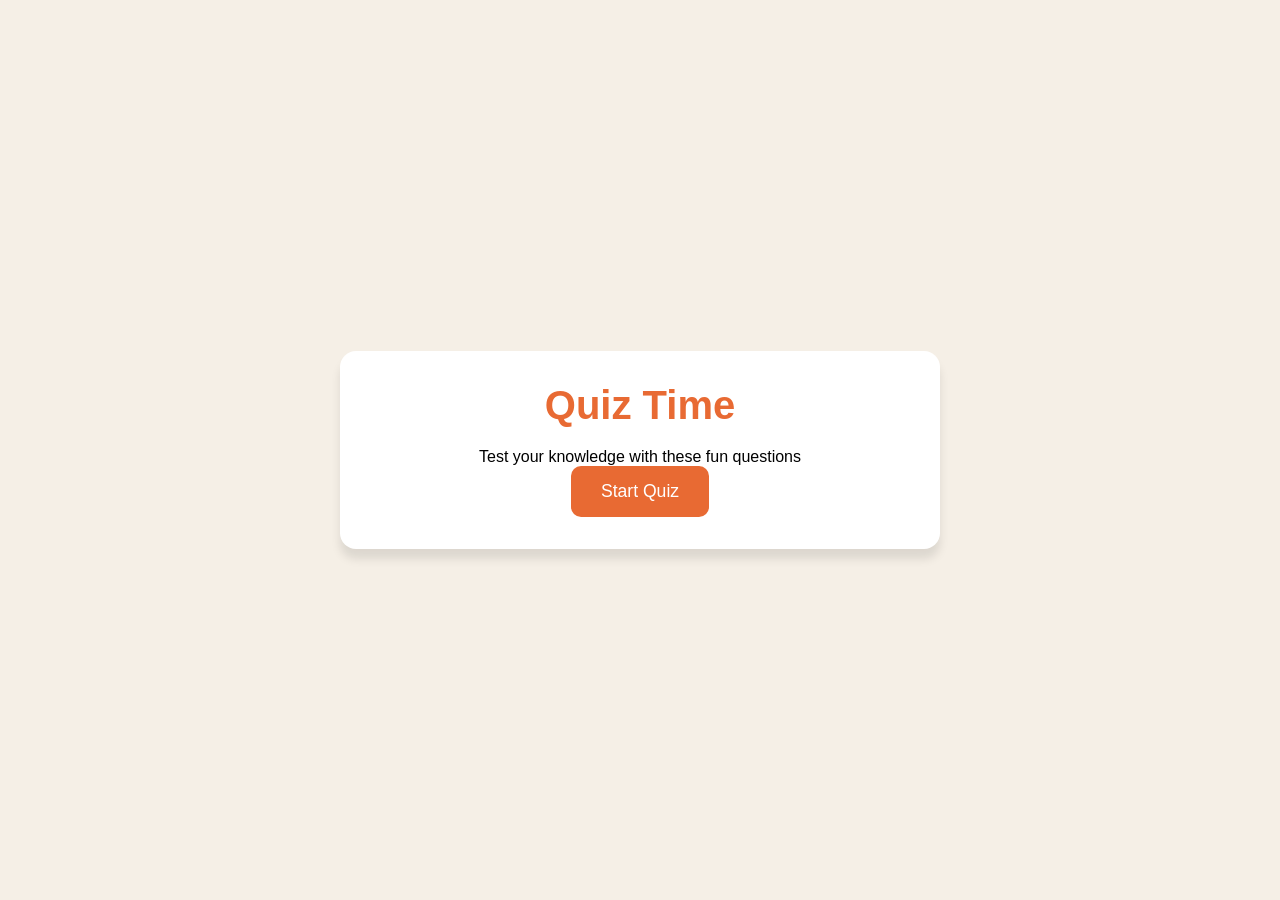
<file: index.html>
<!DOCTYPE html>
<html lang="en">
<head>
    <meta charset="UTF-8">
    <meta name="viewport" content="width=device-width, initial-scale=1.0">
    <title>Quiz Game</title>
    <link rel="stylesheet" href="style.css">
</head>
<body>
    <div class="container">
        <div class="screen active" id="start-screen">
            <h1>Quiz Time</h1>
            <p>Test your knowledge with these fun questions</p>
            <button id="start-btn">Start Quiz</button>
        </div>
    </div>
    <script src="script.js"></script>
</body>
</html>         

              
    

</body>
</html>
</file>
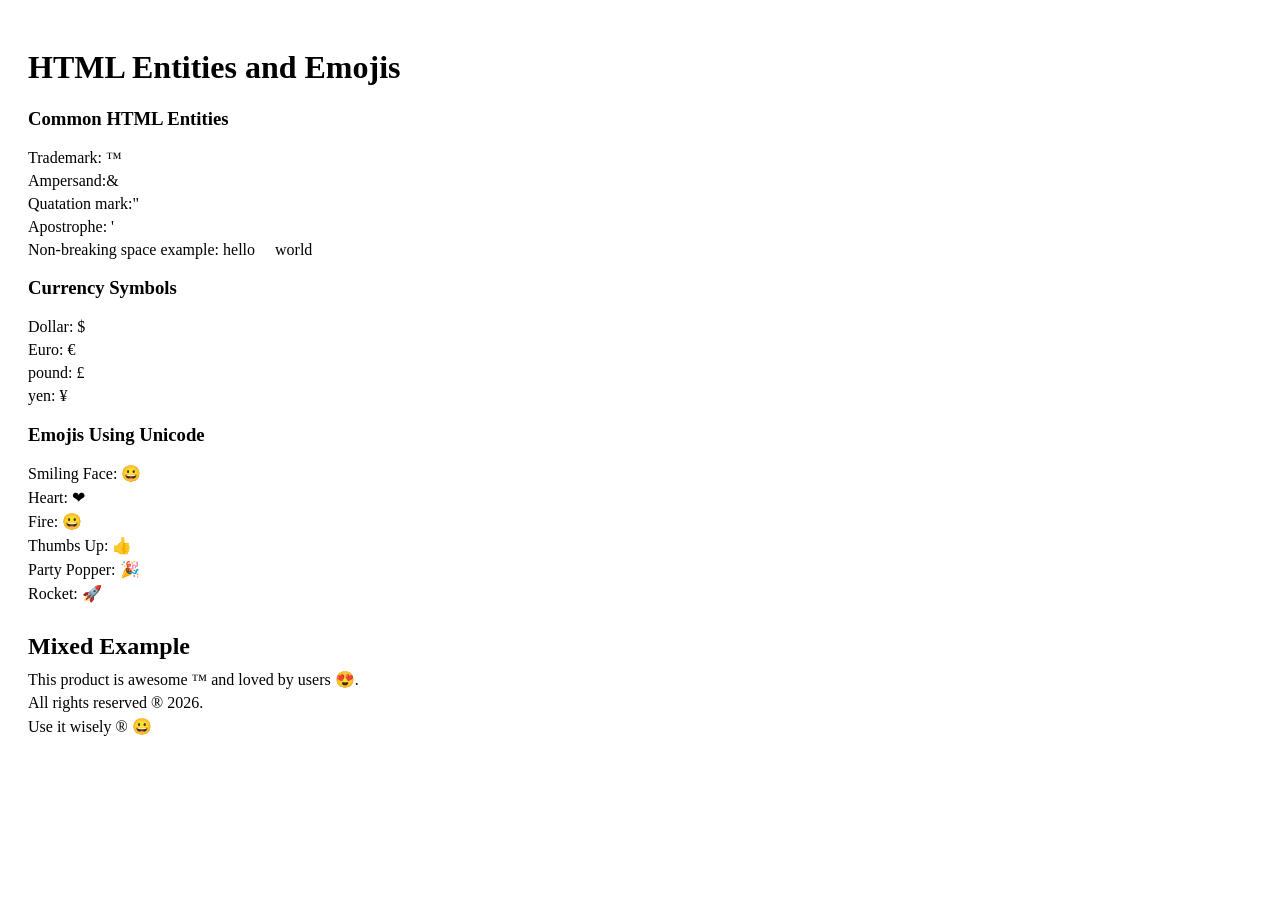
<file: emogi.html>
<!DOCTYPE html>
<html lang="en">
<head>
    <meta charset="UTF-8">
    <meta name="viewport" content="width=device-width, initial-scale=1.0">
    <title>HTML Entities and Emojis</title>
    <style>
        body {
            font-family:serif;
            line line-height: 1.6;
            padding:20px;

        }

        h2{margin-top:20px; margin-bottom: 10px;}
        p {margin: 5px 0;}
        .mixed-box {margin-top: 30px;}

    </style>
</head>

<h1>HTML Entities and Emojis</h1>
<h3>Common HTML Entities</h3>
<P>Trademark: &trade;</P>
<p>Ampersand:&amp;</p>
<p>Quatation mark:&quot;</p>
<p>Apostrophe: &apos;</p>
<p>Non-breaking space example: hello &nbsp; &nbsp; world</p>

<h3>Currency Symbols</h3>
<p>Dollar: &dollar;</p>
<p>Euro: &euro;</p>
<p>pound: &pound;</p>
<p>yen: &yen;</p>

<h3>Emojis Using Unicode</h3>
<p>Smiling Face: &#128512;</p>
<p> Heart: &#10084; </p>
<p>Fire: &#128512;</p>
<p>Thumbs Up: &#128077;</p>
<p>Party Popper: &#127881;</p>
<p>Rocket: &#128640;</p>
<div class="mixed-box">
        <h2>Mixed Example</h2>
        <p>This product is awesome &trade; and loved by users &#128525;.</p>
        <p>All rights reserved &reg; 2026.</p>
        <p>Use it wisely &reg; &#128512;</p>
    </div>

<body>
    
</body>
</html>
</file>
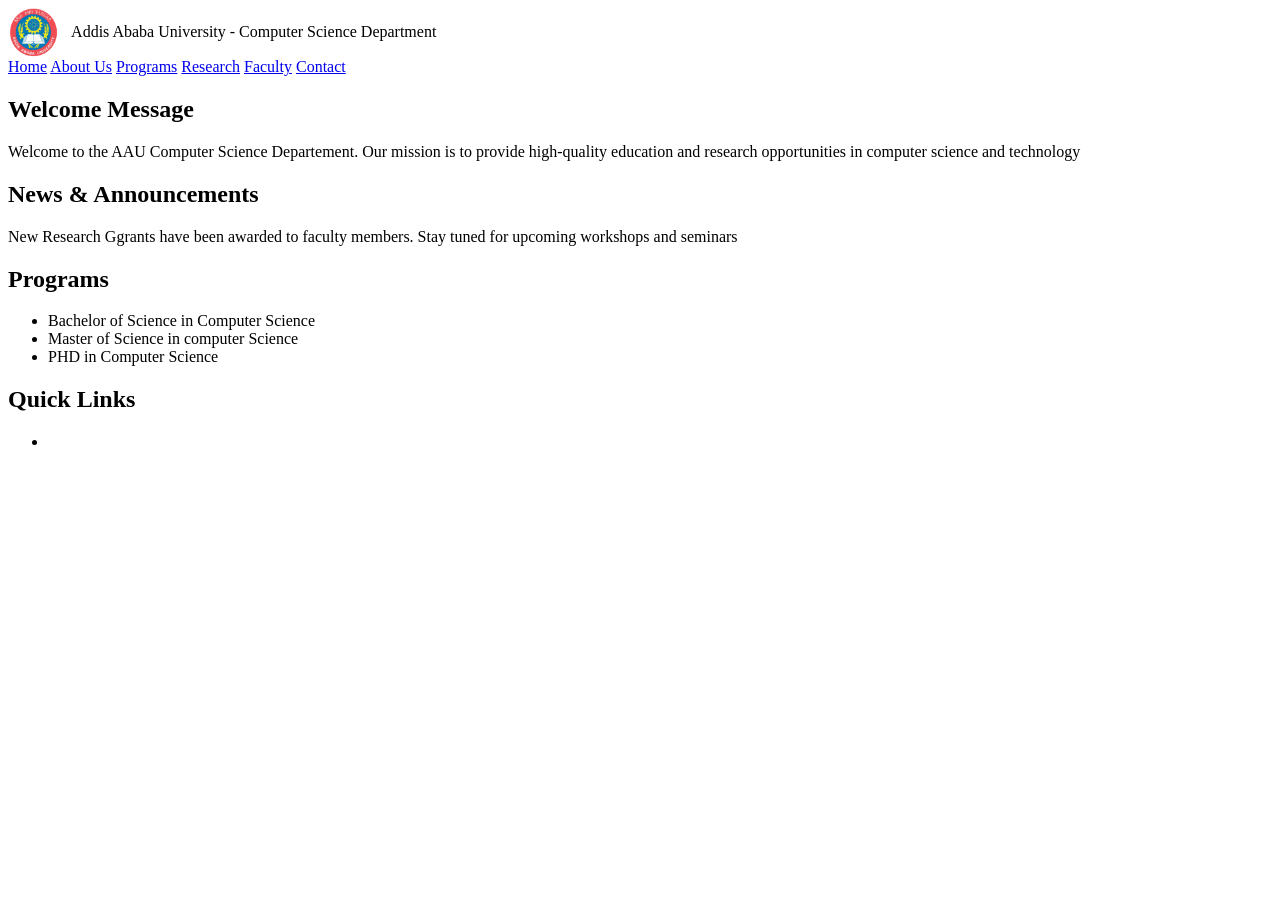
<file: form.html>
<!DOCTYPE html>
<html lang="en">
<head>
    <meta charset="UTF-8">
    <meta name="viewport" content="width=device-width, initial-scale=1.0">
    <title>Document</title>
    <style>
        .logo{
            width: 50px;
            height: 50px;
            vertical-align: middle;
            margin-right: 10px;
        }
    </style>
</head>
<body>
    <header class="navbar">
        <div class="brand">
            <img src="asset/aau.png" class ="logo" alt="logo of aau">
            Addis Ababa University - Computer Science Department
        </div>

        <div>
            <nav>
                <a href="#home">Home</a>
                <a href="#about">About Us</a>
                <a href="#programs">Programs</a>
                <a href="#research">Research</a>
                <a href="faculty">Faculty</a>
                <a href="#contact">Contact</a>
            </nav>


        </div>

       
    </header>
    <main class="layout">
        <section>
            
            
            <article class="card" id="home">
                <h2>Welcome Message</h2>
                <p>Welcome to the AAU Computer Science Departement. Our mission is  to provide high-quality education and research opportunities in computer science  and technology
                </p>

            </article>


            <article class ="card" id="research">
                <h2>News & Announcements</h2>
                <p> New Research Ggrants have been awarded to faculty members. Stay tuned for upcoming workshops and seminars</p>

            </article>


            <article class="card" id=""programs>
                <h2>Programs</h2>
                <ul class="programs-list">
                    <li>Bachelor of Science in Computer Science</li>
                    <li>Master of Science in computer Science</li>
                    <li>PHD in Computer Science</li>
                </ul>
            </article>



        </section>


        <aside>
            <article class="card ">
                <h2>Quick Links</h2>
                <ul>
                    <li><a href</li>
                </ul>
            </article>
        </aside>
        
    </main>
    
</body>
</html>
</file>
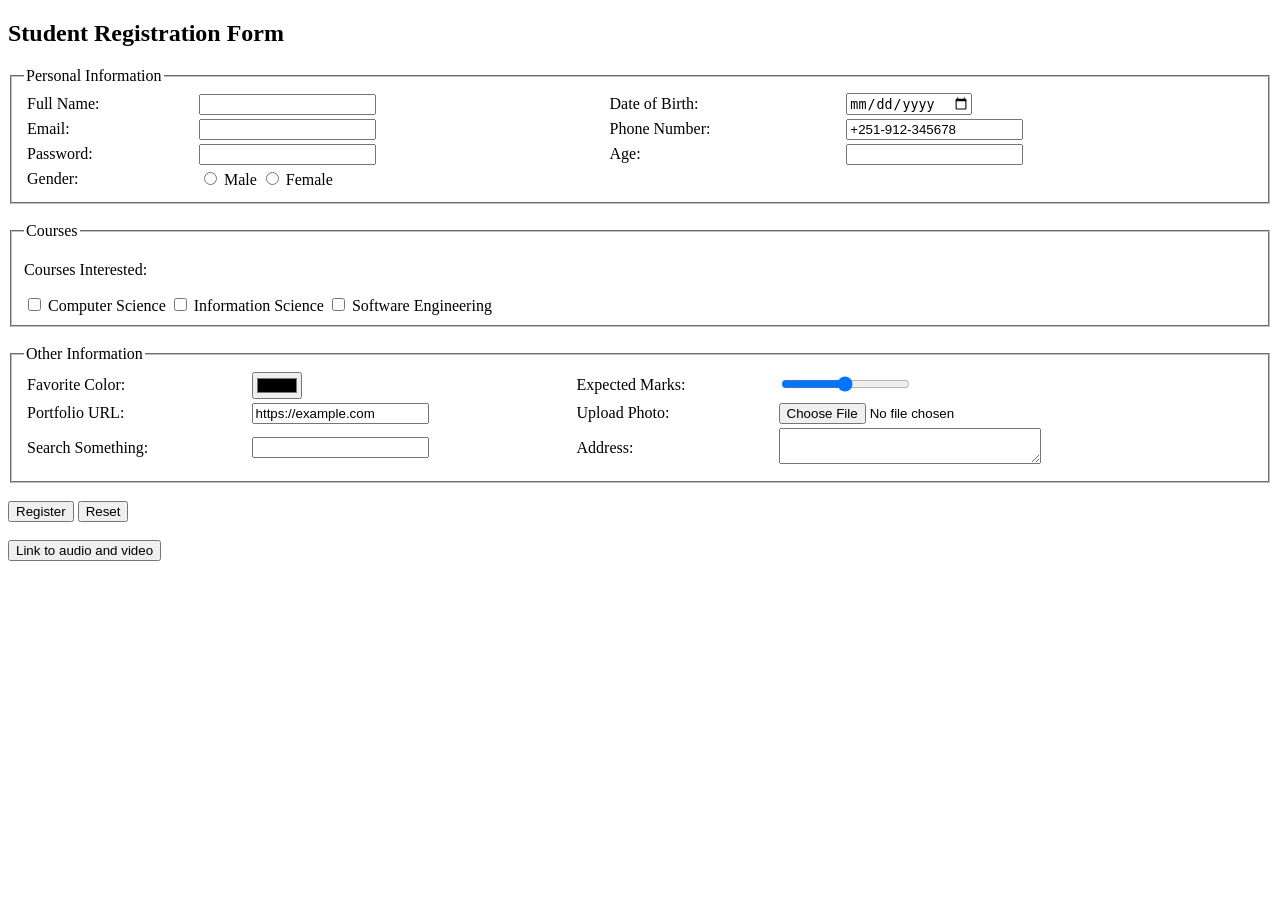
<file: form2.html>
<!DOCTYPE html>
<html>
<body>

    <h2>Student Registration Form</h2>

    <form>
        <fieldset>
            <legend>Personal Information</legend>
            <table width="100%" border="0">
                <tr>
                    <td>Full Name:</td>
                    <td><input type="text" name="fname"></td>
                    <td>Date of Birth:</td>
                    <td><input type="date" name="dob"></td>
                </tr>
                <tr>
                    <td>Email:</td>
                    <td><input type="email" name="email"></td>
                    <td>Phone Number:</td>
                    <td><input type="tel" name="phone" value="+251-912-345678"></td>
                </tr>
                <tr>
                    <td>Password:</td>
                    <td><input type="password" name="pass"></td>
                    <td>Age:</td>
                    <td><input type="number" name="age"></td>
                </tr>
                <tr>
                    <td>Gender:</td>
                    <td colspan="3">
                        <input type="radio" name="gender" value="male"> Male
                        <input type="radio" name="gender" value="female"> Female
                    </td>
                </tr>
            </table>
        </fieldset>

        <br>

        <fieldset>
            <legend>Courses</legend>
            <p>Courses Interested:</p>
            <input type="checkbox" name="course" value="cs"> Computer Science
            <input type="checkbox" name="course" value="is"> Information Science
            <input type="checkbox" name="course" value="se"> Software Engineering
        </fieldset>

        <br>

        <fieldset>
            <legend>Other Information</legend>
            <table width="100%" border="0">
                <tr>
                    <td>Favorite Color:</td>
                    <td><input type="color" name="favcolor"></td>
                    <td>Expected Marks:</td>
                    <td><input type="range" name="marks" min="0" max="100"></td>
                </tr>
                <tr>
                    <td>Portfolio URL:</td>
                    <td><input type="url" name="url" value="https://example.com"></td>
                    <td>Upload Photo:</td>
                    <td><input type="file" name="photo"></td>
                </tr>
                <tr>
                    <td>Search Something:</td>
                    <td><input type="search" name="search"></td>
                    <td>Address:</td>
                    <td><textarea name="address" rows="2" cols="30"></textarea></td>
                </tr>
            </table>
        </fieldset>

        <br>

        <input type="submit" value="Register">
        <input type="reset" value="Reset">
        
        <br><br>
        <button type="button">Link to audio and video</button>
    </form>

</body>
</html>
</file>
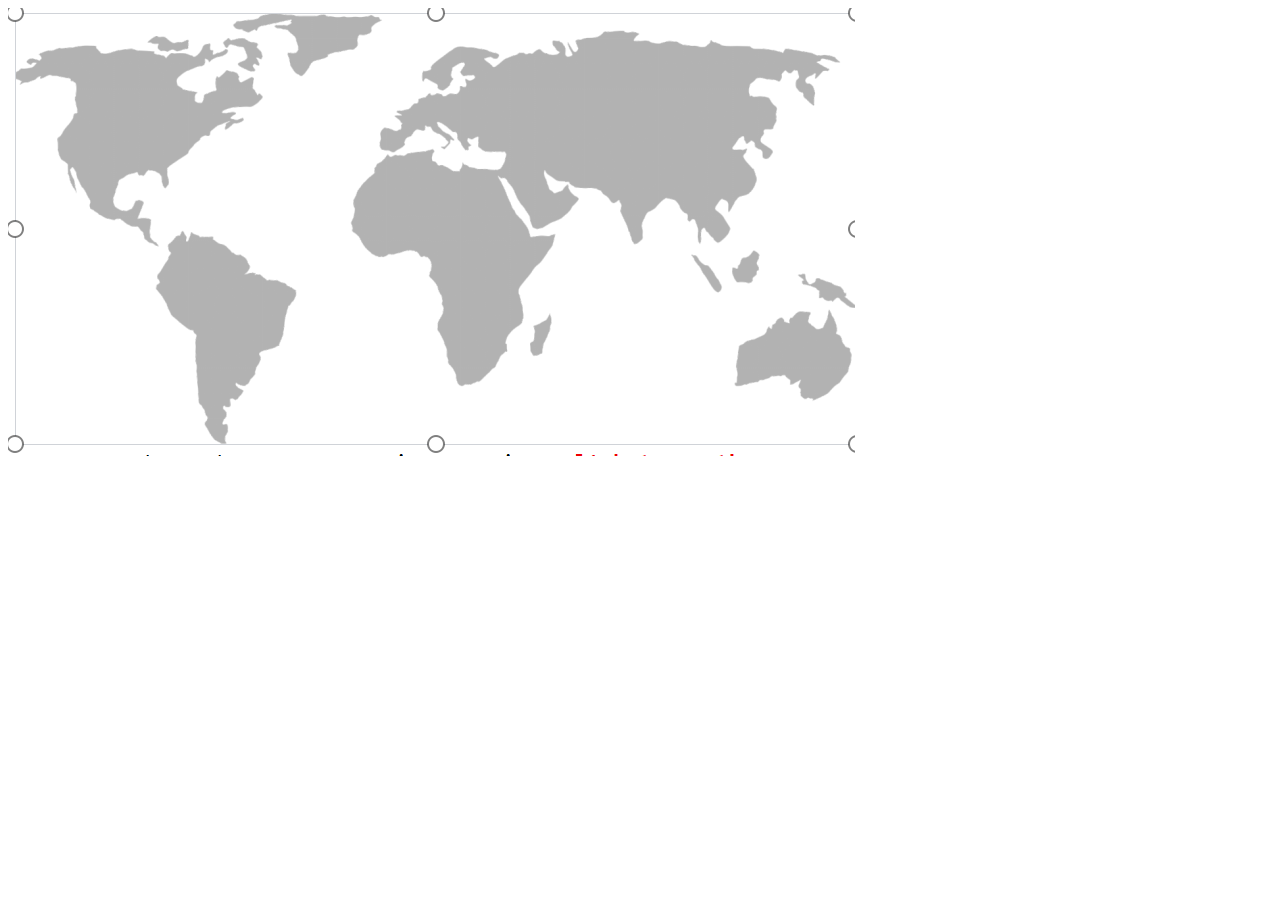
<file: imagemap.html>
<!DOCTYPE html>
<html lang="en">
<head>
    <meta charset="UTF-8">
    <meta name="viewport" content="width=device-width, initial-scale=1.0">
    <title>map</title>
</head>
<body>
    <img src="images/worldmap.png" alt="Image" usemap="#mymap">
    <map name ="mymap">
        <area target="_blank" alt="south america" title="south america" href="https://share.google/wHBvoPdamWSVcHGQg" coords="150,237,295,441" shape="rect">
    <area target="_blank" alt="africa" title="africa" href="https://en.wikipedia.org/wiki/Africa" coords="350,165,545,388" shape="rect">
    <area target="_blank" alt="asia" title="asia" href="https://en.wikipedia.org/wiki/Asia" coords="444,44,828,225" shape="rect">
    <area target="_blank" alt="northamerica" title="northamerica" href="https://en.wikipedia.org/wiki/North_America" coords="19,29,251,209" shape="rect">
    <area target="_blank" alt="antartica" title="antartica" href="https://en.wikipedia.org/wiki/Antarctica" coords="786,351,60" shape="circle">
    <area target="" alt="greenland" title="greenland" href="https://en.wikipedia.org/wiki/Greenland" coords="253,5,378,65" shape="rect">

    </map>
    
</body>
</html>
</file>
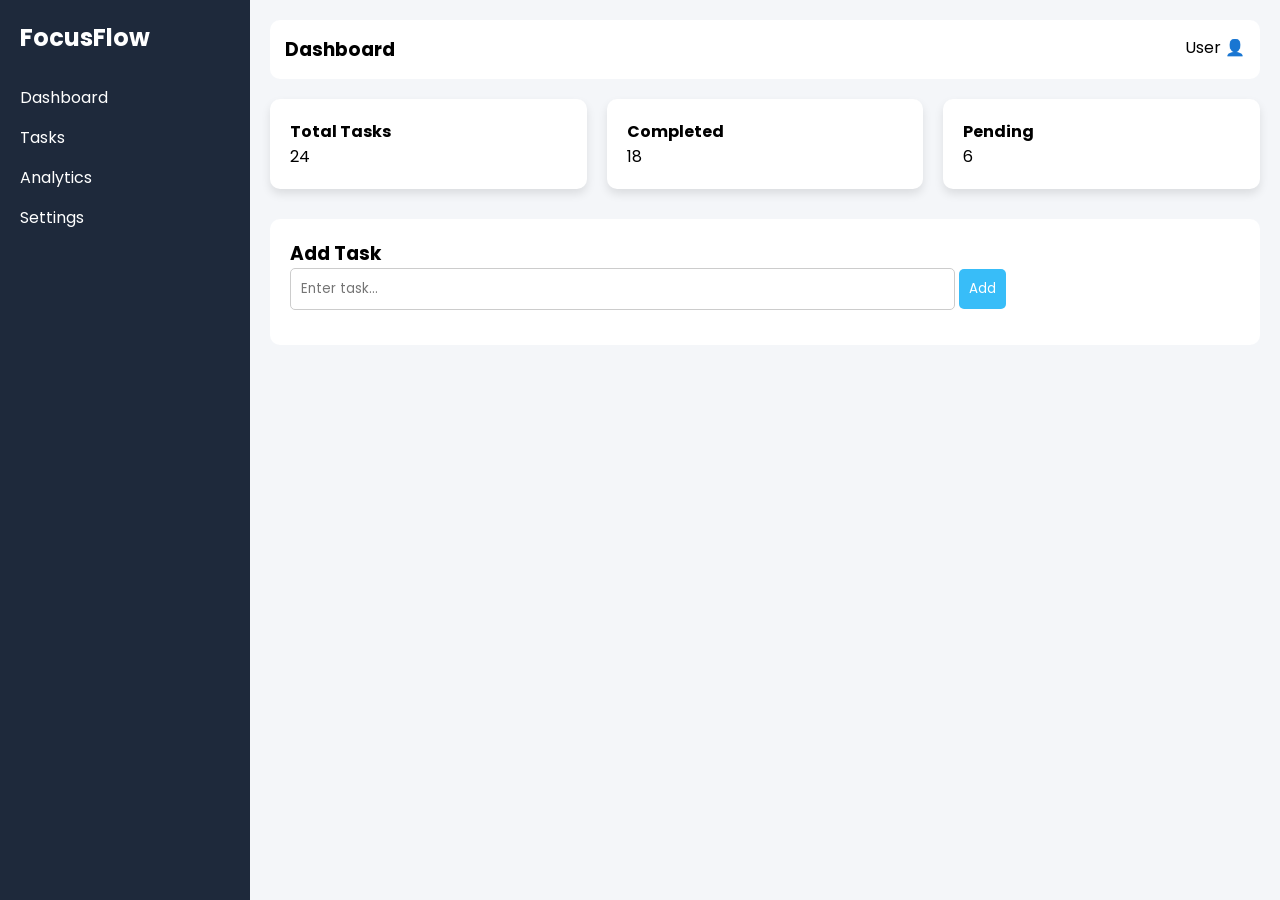
<file: lid.html>
<!DOCTYPE html>
<html lang="en">
<head>
    <!-- Basic Setup -->
    <meta charset="UTF-8">
    <meta name="viewport" content="width=device-width, initial-scale=1.0">
    <title>FocusFlow Dashboard</title>

    <!-- Google Font -->
    <link href="https://fonts.googleapis.com/css2?family=Poppins&display=swap" rel="stylesheet">

    <style>
        /* Reset */
        * {
            margin: 0;
            padding: 0;
            box-sizing: border-box;
            font-family: 'Poppins', sans-serif;
        }

        body {
            display: flex;
            background: #f4f6f9;
        }

        /* Sidebar */
        .sidebar {
            width: 250px;
            height: 100vh;
            background: #1e293b;
            color: white;
            padding: 20px;
        }

        .sidebar h2 {
            margin-bottom: 30px;
        }

        .sidebar ul {
            list-style: none;
        }

        .sidebar ul li {
            margin: 15px 0;
            cursor: pointer;
        }

        .sidebar ul li:hover {
            color: #38bdf8;
        }

        /* Main Content */
        .main {
            flex: 1;
            padding: 20px;
        }

        /* Navbar */
        .navbar {
            background: white;
            padding: 15px;
            border-radius: 10px;
            margin-bottom: 20px;
            display: flex;
            justify-content: space-between;
        }

        /* Cards */
        .cards {
            display: grid;
            grid-template-columns: repeat(auto-fit, minmax(200px, 1fr));
            gap: 20px;
        }

        .card {
            background: white;
            padding: 20px;
            border-radius: 10px;
            box-shadow: 0 5px 10px rgba(0,0,0,0.1);
        }

        /* Task Section */
        .tasks {
            margin-top: 30px;
            background: white;
            padding: 20px;
            border-radius: 10px;
        }

        .tasks input {
            padding: 10px;
            width: 70%;
            border: 1px solid #ccc;
            border-radius: 5px;
        }

        .tasks button {
            padding: 10px;
            background: #38bdf8;
            color: white;
            border: none;
            border-radius: 5px;
            cursor: pointer;
        }

        .tasks ul {
            margin-top: 15px;
        }

        .tasks li {
            margin: 10px 0;
        }
    </style>
</head>

<body>

    
    <div class="sidebar">
        <h2>FocusFlow</h2>
        <ul>
            <li>Dashboard</li>
            <li>Tasks</li>
            <li>Analytics</li>
            <li>Settings</li>
        </ul>
    </div>

    
    <div class="main">

        
        <div class="navbar">
            <h3>Dashboard</h3>
            <p>User 👤</p>
        </div>

    
        <div class="cards">
            <div class="card">
                <h4>Total Tasks</h4>
                <p>24</p>
            </div>

            <div class="card">
                <h4>Completed</h4>
                <p>18</p>
            </div>

            <div class="card">
                <h4>Pending</h4>
                <p>6</p>
            </div>
        </div>

        
        <div class="tasks">
            <h3>Add Task</h3>

            <input type="text" id="taskInput" placeholder="Enter task...">
            <button onclick="addTask()">Add</button>

            <ul id="taskList"></ul>
        </div>

    </div>

    
    <script>
        function addTask() {
            const input = document.getElementById("taskInput");
            const taskText = input.value;

            if (taskText === "") return;

            const li = document.createElement("li");
            li.textContent = taskText;

            document.getElementById("taskList").appendChild(li);

            input.value = " ";
        }
    </script>

</body>
</html>
</file>
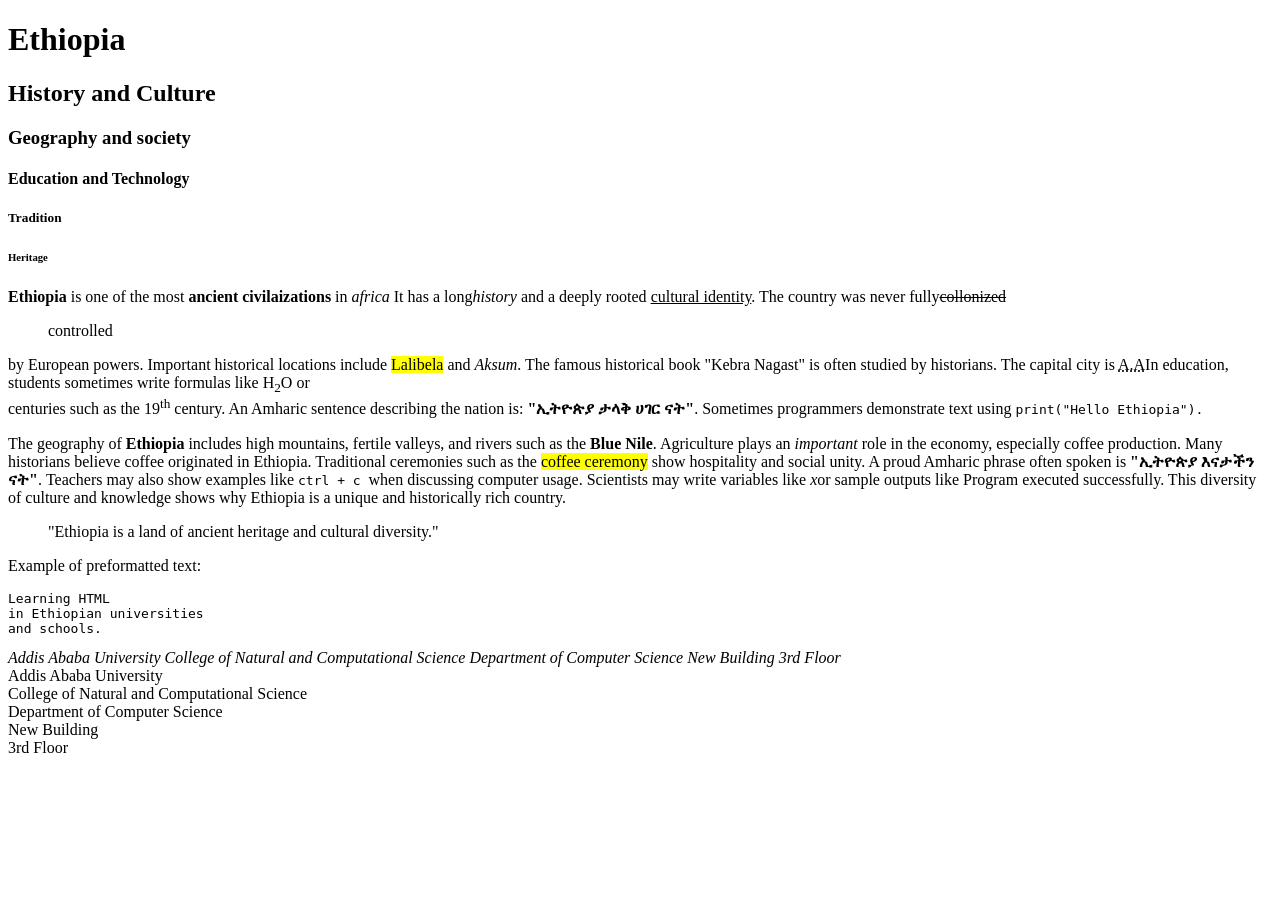
<file: page.html>
<!DOCTYPE html>
<html lang="en">
<head>
    <meta charset="UTF-8">
    <meta name="viewport" content="width=device-width, initial-scale=1.0">
    <title>Ethiopia </title>
</head>
<body>
    <h1>Ethiopia</h1>
    <h2>History and Culture</h2>
    <h3>Geography and   society</h3>
    <h4>Education and Technology </h4>
    <h5>Tradition</h5>
    <h6>Heritage</h6>
<p>
    <strong>Ethiopia</strong> is one of the most <strong>ancient civilaizations</strong> in <i>africa</i>
   
 It has a long<i>history</i>  and a deeply rooted <u>cultural identity</u>. The country was never fully<del>collonized</del> <ul>controlled</ul>by European powers. Important historical locations include <mark>Lalibela</mark> and <i>Aksum</i>. The famous historical book "Kebra Nagast" is often studied by historians. The capital city is <abbr title="Adiss Ababa" >A.A</abbr>In education, students sometimes write formulas like H<sub>2</sub>O or <br/>centuries such as the 19<sup>th</sup> century. An Amharic sentence describing the nation is: <strong>"ኢትዮጵያ ታላቅ ሀገር ናት"</strong>. Sometimes programmers demonstrate text using <code>print("Hello Ethiopia").</code><br/></p>
<p>The geography of <strong>Ethiopia </strong>includes high mountains, fertile valleys, and rivers such as the <b>Blue Nile</b>. Agriculture plays an <i>important</i> role in the economy, especially coffee production. Many historians believe coffee originated in Ethiopia. Traditional ceremonies such as the <mark>coffee ceremony</mark> show hospitality and social unity. A proud Amharic phrase often spoken is <b>"ኢትዮጵያ እናታችን ናት"</b>. Teachers may also show examples like <code>ctrl + c </code>when discussing computer usage. Scientists may write variables like <var>x</var>or sample outputs like Program executed successfully. This diversity of culture and knowledge shows why Ethiopia is a unique and historically rich country.</p>
<blockquote>"Ethiopia is a land of ancient heritage and cultural diversity."</blockquote>


<p>Example of preformatted text:
</p>
<pre>
Learning HTML
in Ethiopian universities
and schools.
</pre>
<address>
Addis Ababa University
College of Natural and Computational Science
Department of Computer Science
New Building
3rd Floor
</address>
Addis Ababa University<br/>
College of Natural and Computational Science<br/>
Department of Computer Science<br/>
New Building<br/>
3rd Floor
</p>

</body>
</html>
</file>
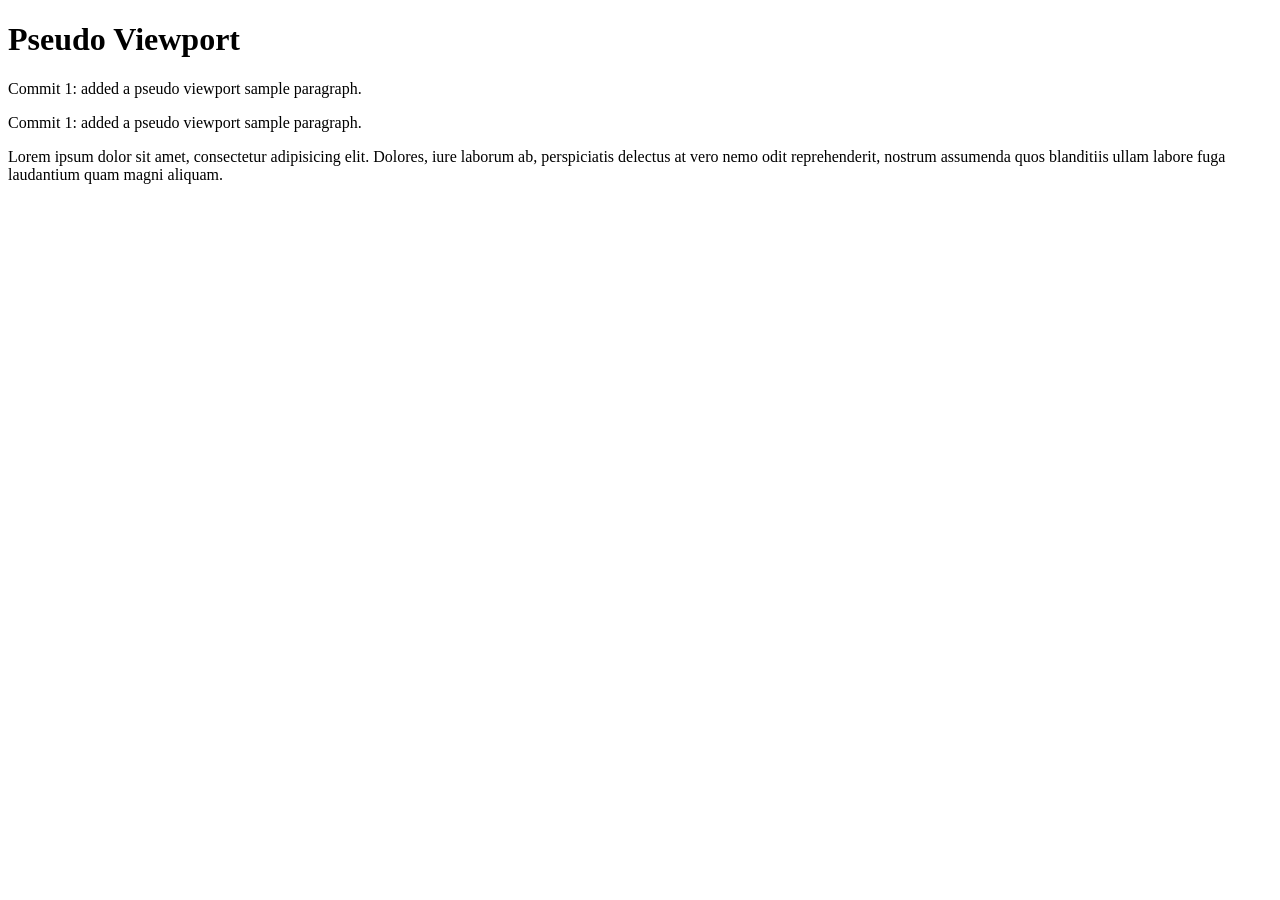
<file: psudo.html>
<!DOCTYPE html>
<html lang="en">
<head>
    <meta charset="UTF-8">
    <meta name="viewport" content="width=device-width, initial-scale=1.0">
    <title>Document</title>
</head>
<body>
    <h1>Pseudo Viewport</h1>
    <p>Commit 1: added a pseudo viewport sample paragraph.</p>
    <p>Commit 1: added a pseudo viewport sample paragraph.</p>
    <p>Lorem ipsum dolor sit amet, consectetur adipisicing elit. Dolores, iure laborum ab, perspiciatis delectus at vero nemo odit reprehenderit, nostrum assumenda quos blanditiis ullam labore fuga laudantium quam magni aliquam.</p>
</body>
</html>
</file>
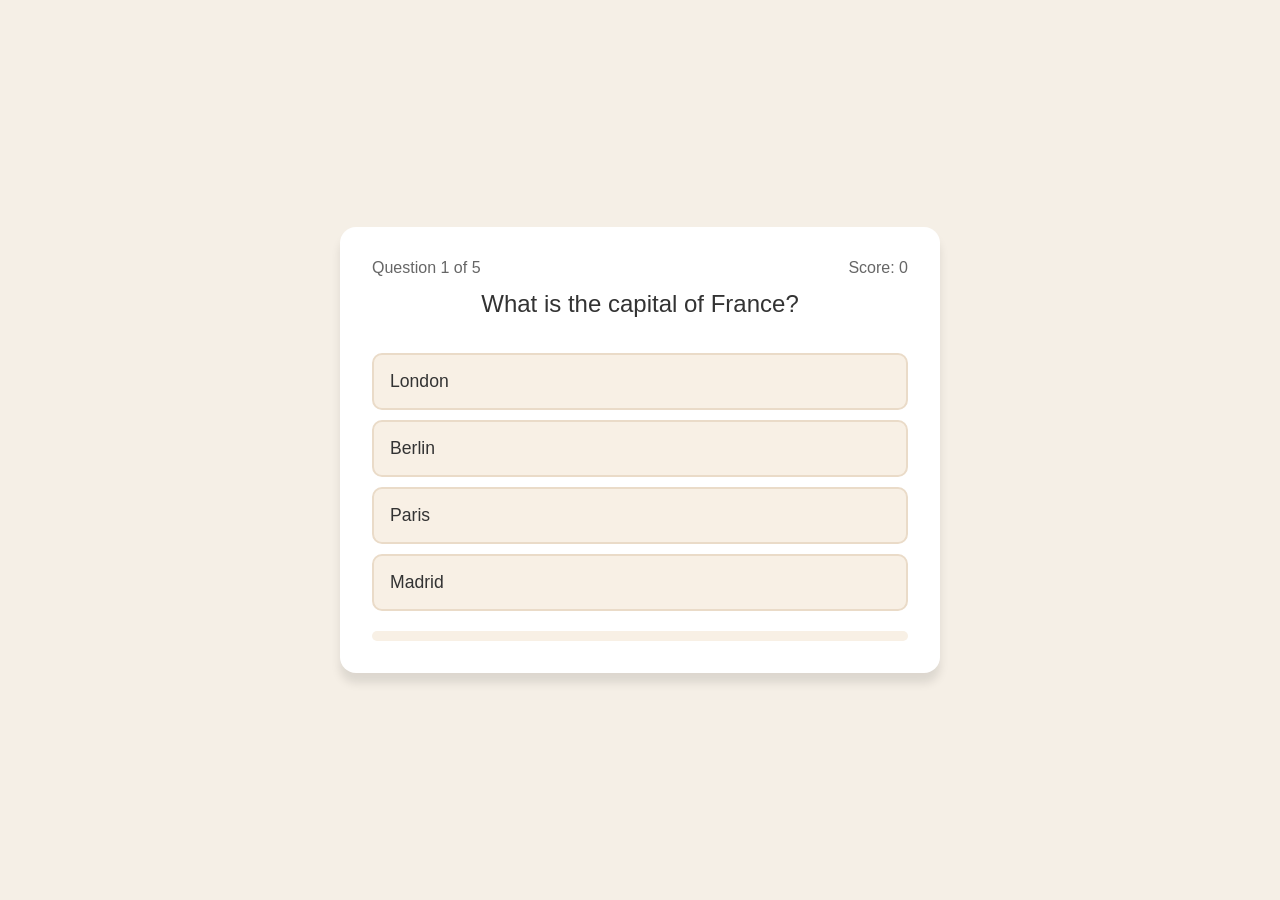
<file: quiz.html>
<!DOCTYPE html>
<html lang="en">
<head>
    <meta charset="UTF-8">
    <meta name="viewport" content="width=device-width, initial-scale=1.0">
    <title>Quiz Game - Questions</title>
    <link rel="stylesheet" href="style.css">
</head>
<body>
    <div class="container">
        <div class="screen active" id="quiz-screen">
            <div class="quiz-header">
                <div class="quiz-info">
                    <p>Question <span id="current-question">1</span> of <span id="total-questions">5</span></p>
                    <p>Score: <span id="score">0</span></p>
                </div>
                <div id="question-text"></div>
            </div>
            <div id="answers-container" class="answers-container">
                <!--answer buttons will be inserted here-->
            </div>
            <div class="progress-bar">
                <div id="progress" class="progress"></div>
            </div>
        </div>
    </div>
    <script src="script.js"></script>
</body>
</html>
</file>
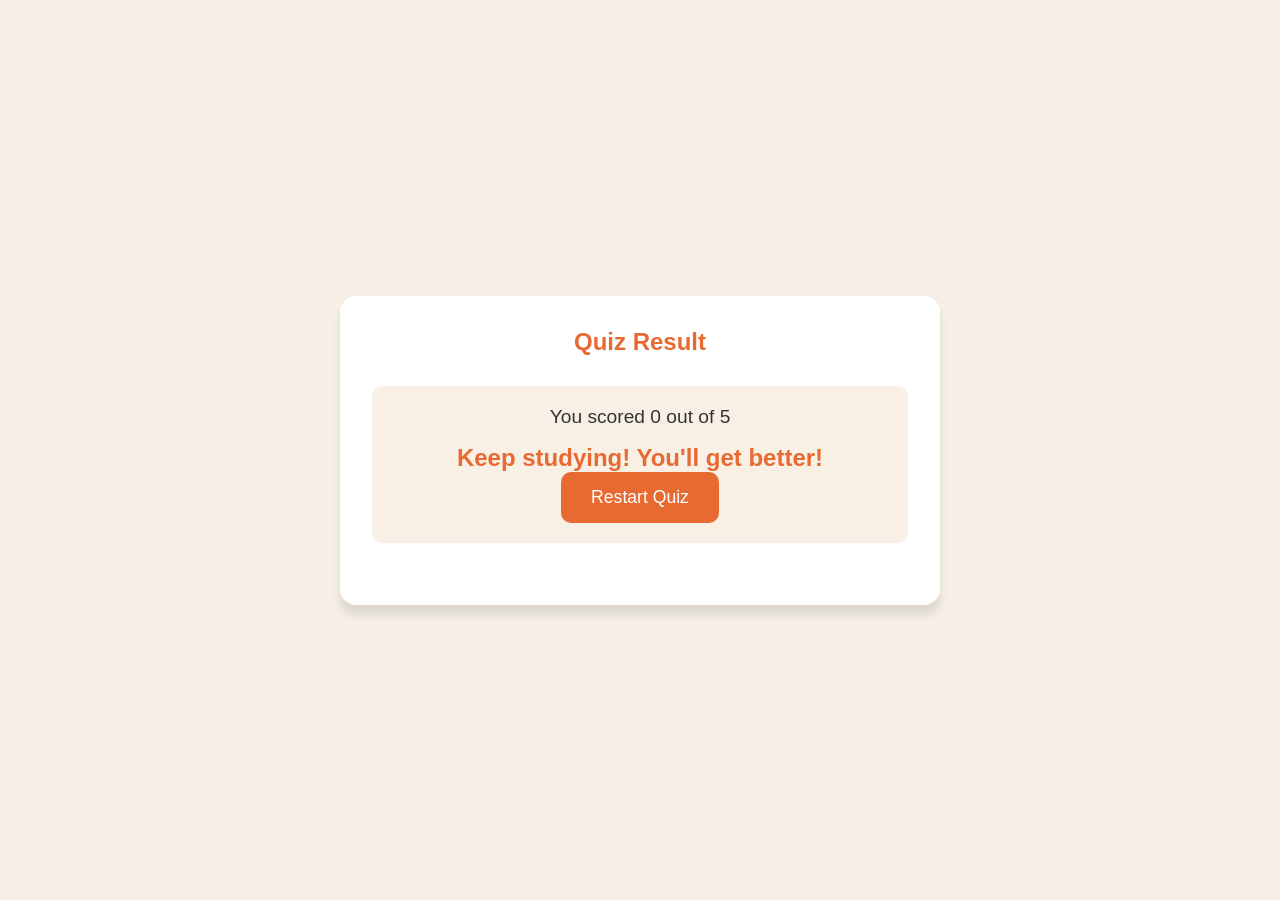
<file: result.html>
<!DOCTYPE html>
<html lang="en">
<head>
    <meta charset="UTF-8">
    <meta name="viewport" content="width=device-width, initial-scale=1.0">
    <title>Quiz Game - Results</title>
    <link rel="stylesheet" href="style.css">
</head>
<body>
    <div class="container">
        <div id="result-screen" class="screen active">
            <h2>Quiz Result</h2>
            <div class="result-info">
                <p>You scored <span id="final-score">0</span> out of <span id="max-score">5</span></p>
                <div id="result-message">Good job!</div>
                <button id="restart-btn">Restart Quiz</button>
            </div>
        </div>
    </div>
    <script src="script.js"></script>
</body>
</html>
</file>
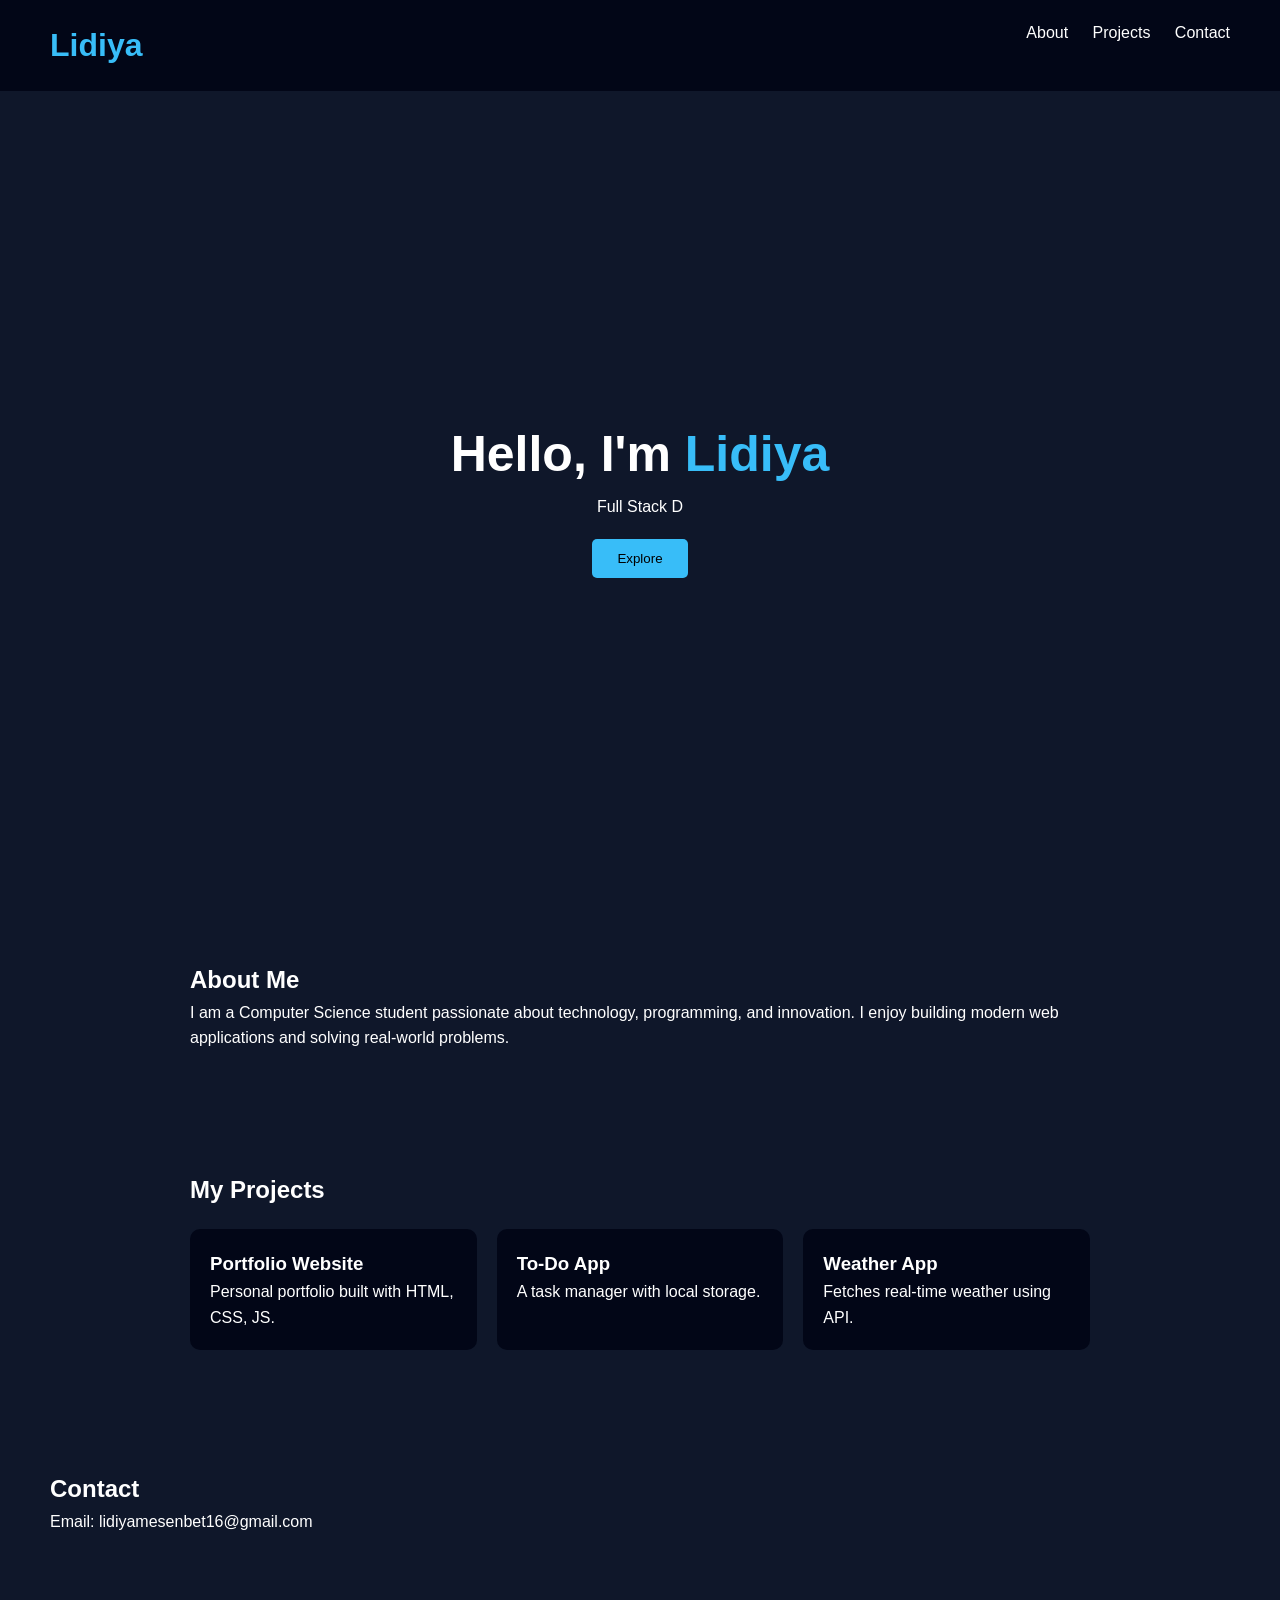
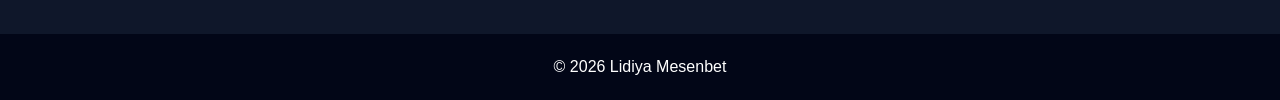
<file: saba.html>
<!DOCTYPE html>
<html lang="en">
<head>
<meta charset="UTF-8">
<meta name="viewport" content="width=device-width, initial-scale=1.0">
<title>Lidiya Portfolio</title>

<style>
    * {
        margin: 0;
        padding: 0;
        box-sizing: border-box;
        font-family: 'Segoe UI', sans-serif;
    }

    body {
        background: #0f172a;
        color: white;
        line-height: 1.6;
    }

    header {
        display: flex;
        justify-content: space-between;
        padding: 20px 50px;
        background: #020617;
        position: sticky;
        top: 0;
    }

    header h1 {
        color: #38bdf8;
    }

    nav a {
        color: white;
        margin-left: 20px;
        text-decoration: none;
        transition: 0.3s;
    }

    nav a:hover {
        color: #38bdf8;
    }

    .hero {
        height: 90vh;
        display: flex;
        justify-content: center;
        align-items: center;
        text-align: center;
        flex-direction: column;
    }

    .hero h2 {
        font-size: 50px;
    }

    .hero span {
        color: #38bdf8;
    }

    .btn {
        margin-top: 20px;
        padding: 12px 25px;
        border: none;
        background: #38bdf8;
        color: black;
        border-radius: 5px;
        cursor: pointer;
        transition: 0.3s;
    }

    .btn:hover {
        background: #0ea5e9;
    }

    section {
        padding: 60px 50px;
    }

    .about, .projects {
        max-width: 1000px;
        margin: auto;
    }

    .projects-grid {
        display: grid;
        grid-template-columns: repeat(auto-fit, minmax(250px, 1fr));
        gap: 20px;
        margin-top: 20px;
    }

    .card {
        background: #020617;
        padding: 20px;
        border-radius: 10px;
        transition: 0.3s;
    }

    .card:hover {
        transform: translateY(-10px);
        box-shadow: 0 0 15px #38bdf8;
    }

    footer {
        text-align: center;
        padding: 20px;
        background: #020617;
        margin-top: 40px;
    }
</style>
</head>

<body>

<header>
    <h1>Lidiya</h1>
    <nav>
        <a href="#about">About</a>
        <a href="#projects">Projects</a>
        <a href="#contact">Contact</a>
    </nav>
</header>

<section class="hero">
    <h2>Hello, I'm <span>Lidiya</span></h2>
    <p>Full Stack Developer | Tech Enthusiast</p>
    <button class="btn" onclick="scrollToSection()">Explore</button>
</section>

<section id="about" class="about">
    <h2>About Me</h2>
    <p>
        I am a Computer Science student passionate about technology,
        programming, and innovation. I enjoy building modern web applications
        and solving real-world problems.
    </p>
</section>

<section id="projects" class="projects">
    <h2>My Projects</h2>

    <div class="projects-grid">
        <div class="card">
            <h3>Portfolio Website</h3>
            <p>Personal portfolio built with HTML, CSS, JS.</p>
        </div>

        <div class="card">
            <h3>To-Do App</h3>
            <p>A task manager with local storage.</p>
        </div>

        <div class="card">
            <h3>Weather App</h3>
            <p>Fetches real-time weather using API.</p>
        </div>
    </div>
</section>

<section id="contact">
    <h2>Contact</h2>
    <p>Email: lidiyamesenbet16@gmail.com</p>
</section>

<footer>
    <p>© 2026 Lidiya Mesenbet</p>
</footer>

<script>
    function scrollToSection() {
        document.getElementById("about").scrollIntoView({
            behavior: "smooth"
        });
    }

    // Simple typing effect
    let text = "Full Stack Developer";
    let i = 0;
    function typeEffect() {
        if (i < text.length) {
            document.querySelector(".hero p").innerHTML += text.charAt(i);
            i++;
            setTimeout(typeEffect, 100);
        }
    }

    document.querySelector(".hero p").innerHTML = "";
    typeEffect();
</script>

</body>
</html>
</file>
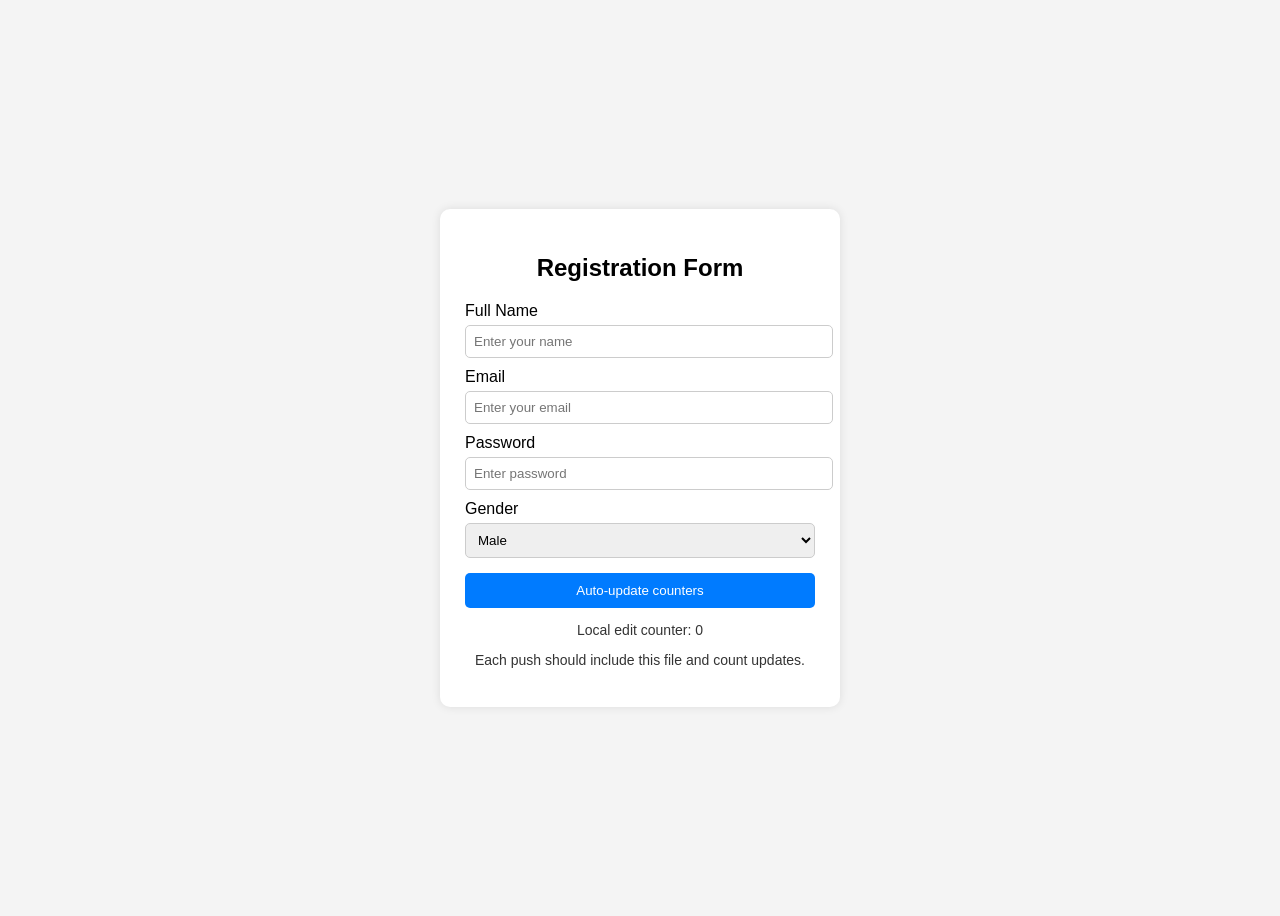
<file: saba2.html>
<!DOCTYPE html>
<html lang="en">
<head>
    <meta charset="UTF-8">
    <title>Form Page</title>

    <style>
        body {
            font-family: Arial, sans-serif;
            background: #f4f4f4;
            display: flex;
            justify-content: center;
            align-items: center;
            height: 100vh;
        }

        .container {
            background: white;
            padding: 25px;
            border-radius: 10px;
            width: 350px;
            box-shadow: 0 0 10px rgba(0,0,0,0.1);
        }

        h2 {
            text-align: center;
        }

        label {
            display: block;
            margin-top: 10px;
        }

        input, select, textarea {
            width: 100%;
            padding: 8px;
            margin-top: 5px;
            border-radius: 5px;
            border: 1px solid #ccc;
        }

        button {
            margin-top: 15px;
            width: 100%;
            padding: 10px;
            background: #007BFF;
            color: white;
            border: none;
            border-radius: 5px;
            cursor: pointer;
        }
        button:hover {
            background: #0056b3;
        }

        .status {
            margin-top: 12px;
            font-size: 14px;
            color: #333;
            text-align: center;
        }
    </style>
</head>
<body>

<div class="container">
    <h2>Registration Form</h2>
    <form>

        <!-- Name -->
        <label>Full Name</label>
        <input type="text" placeholder="Enter your name" required>

        <!-- Email -->
        <label>Email</label>
        <input type="email" placeholder="Enter your email" required>

        <!-- Password -->
        <label>Password</label>
        <input type="password" placeholder="Enter password" required>

        <!-- Gender -->
        <label>Gender</label>
        <select>
            <option>Male</option>
            <option>Female</option>
        </select>

        <button type="button" id="autoUpdateButton">Auto-update counters</button>
    </form>

    <div class="status">
        <p id="commitCountText">Local edit counter: 0</p>
        <p id="infoText">Each push should include this file and count updates.</p>
    </div>
</div>

<script>
    const key = 'saba2_auto_commit_counter';
    const commitCountText = document.getElementById('commitCountText');
    const infoText = document.getElementById('infoText');

    function updateCounter(value) {
        commitCountText.textContent = 'Local edit counter: ' + value;
        localStorage.setItem(key, value);
    }

    let count = Number(localStorage.getItem(key) || '0');
    updateCounter(count);

    document.getElementById('autoUpdateButton').onclick = function () {
        count += 1;
        updateCounter(count);
        infoText.textContent = 'Counter incremented; commit or save to persist to Git.';
    };
</script>

</body>
</html>
</file>
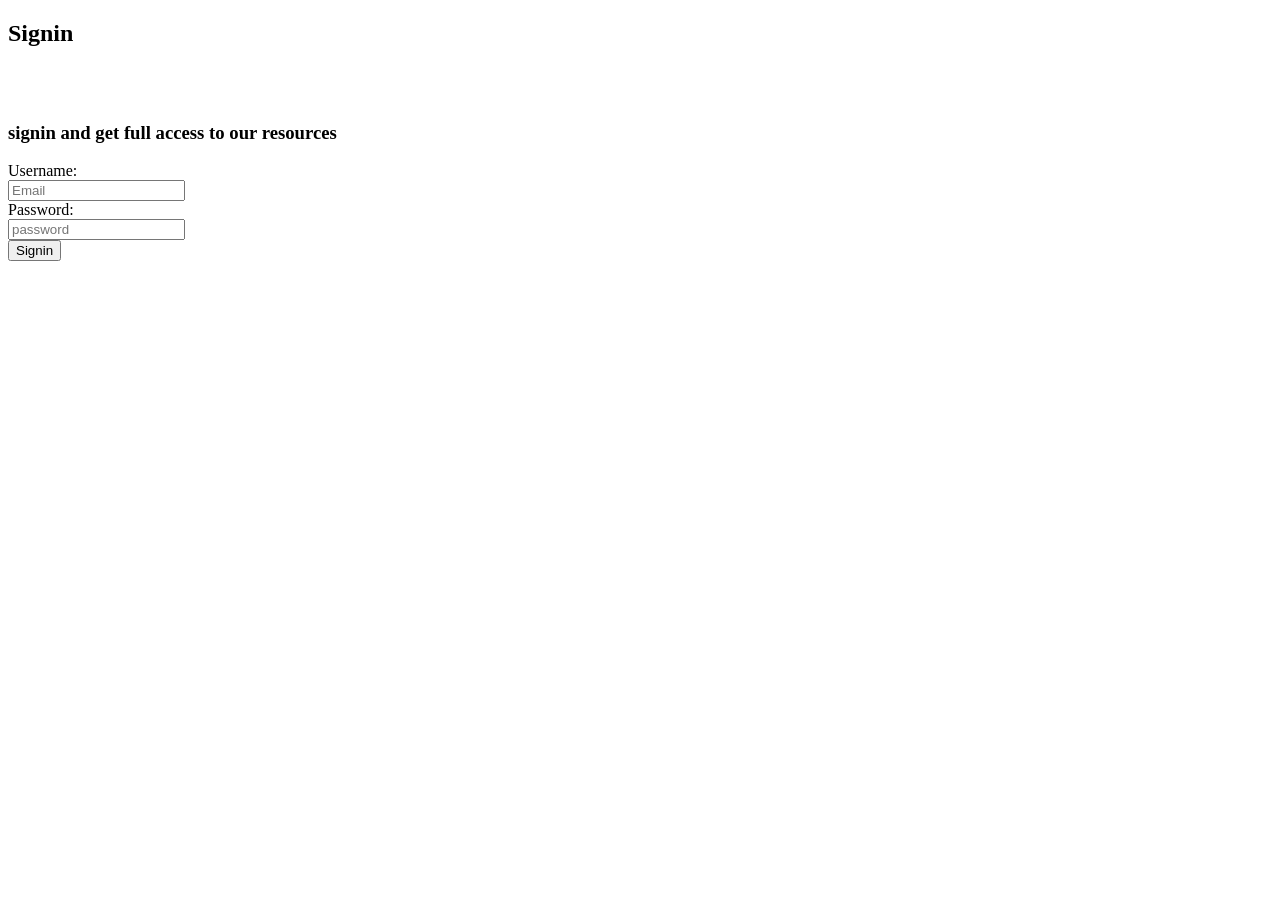
<file: signin.html>
<!DOCTYPE html>
<html lang="en">
<head>
    <meta charset="UTF-8">
    <meta name="viewport" content="width=device-width, initial-scale=1.0">
    <title>sign in</title>
</head>

<body>
    <h2>Signin</h2>
<br>
<br>

<h3>signin and get full access to our resources</h3>
<form>
    <lable>Username:</lable><br>
    <input type ="text" name="username" placeholder="Email"><br>
    <label>Password:</label><br>
    <input type="password" name="passwowrd " placeholder="password"><br>
    <button type="submit">Signin</button>
</form>

    </body>
    
</body>
</html>
</file>
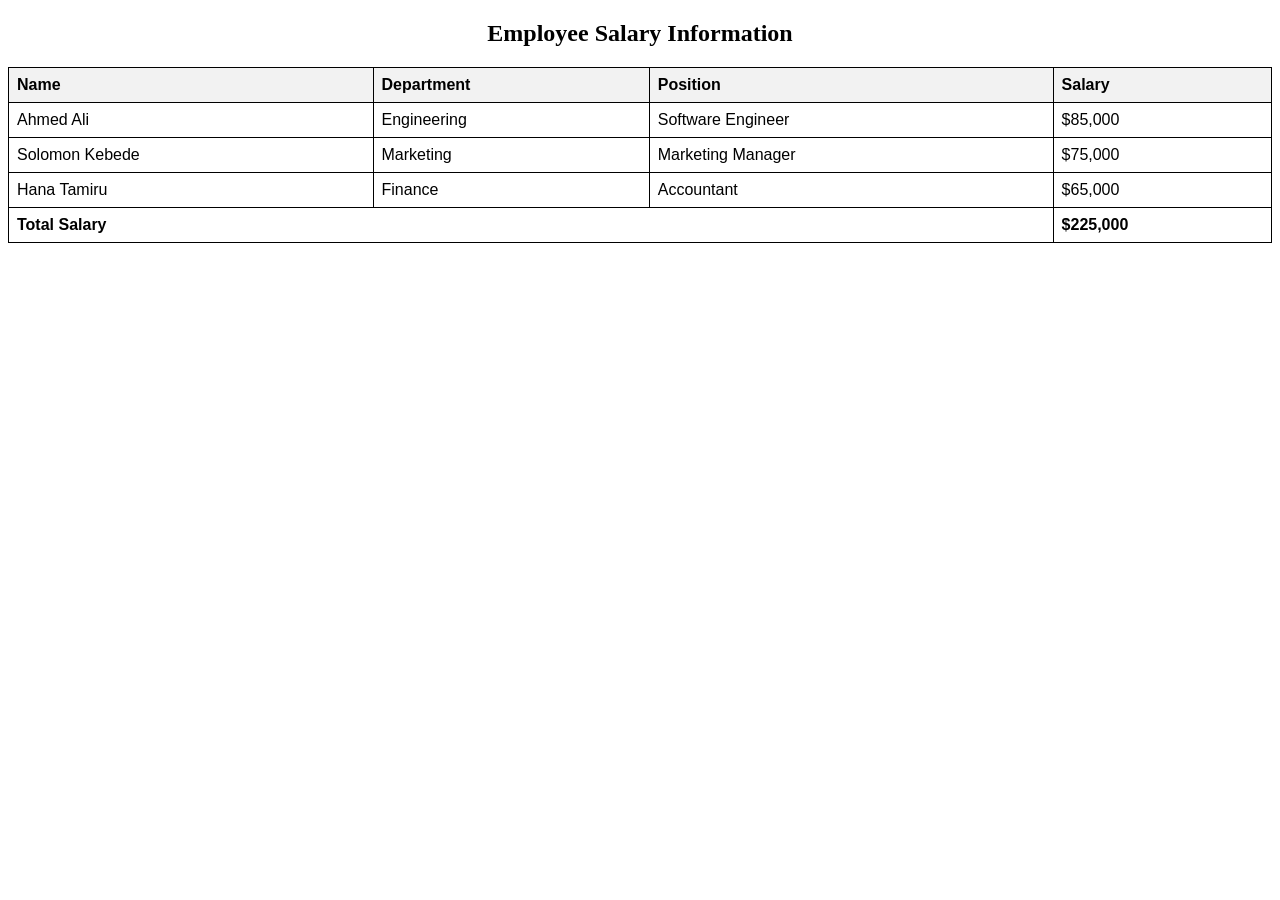
<file: table.html>
<!DOCTYPE html>
<html lang="en">
<head>
    <meta charset="UTF-8">
    <meta name="viewport" content="width=device-width, initial-scale=1.0">
    <title>table</title>
    <style>
        table{
            border:1px solid black;
            border-collapse: collapse;
            width:100%;;
            font-family: Arial,sans-serif;

        }
   th, td {
            border: 1px solid black;
            padding: 8px;
            text-align: left;
        }
        th {
            background-color: #f2f2f2;
        }
        .total-row {
            font-weight: bold;
        }
    </style>
</head>
<body>

    <h2 style="text-align: center;">Employee Salary Information</h2>

    <table>
        <thead>
            <tr>
                <th>Name</th>
                <th>Department</th>
                <th>Position</th>
                <th>Salary</th>
            </tr>
        </thead>
        <tbody>
            <tr>
                <td>Ahmed Ali</td>
                <td>Engineering</td>
                <td>Software Engineer</td>
                <td>$85,000</td>
            </tr>
            <tr>
                <td>Solomon Kebede</td>
                <td>Marketing</td>
                <td>Marketing Manager</td>
                <td>$75,000</td>
            </tr>
            <tr>
                <td>Hana Tamiru</td>
                <td>Finance</td>
                <td>Accountant</td>
                <td>$65,000</td>
            </tr>
        </tbody>
        <tfoot>
            <tr class="total-row">
                <td colspan="3">Total Salary</td>
                <td>$225,000</td>
            </tr>
        </tfoot>
    </table>

</body>
</html>
</file>
<file: style.css>
/*Basic Reset*/
 *{
    margin:0;
    padding:0;
    box-sizing: border-box;
 }

 body {
    background: #f5efe6;
    display:flex;
    justify-content: center;
    align-items: center;
    min-height: 100vh;
    font-family:sans-serif;
    padding: 1rem;
 }

 .container {
    background-color: white;
    border-radius: 1rem;
    box-shadow: 0 10px 10px rgba(0,0,0,0.1);
    width:100%;
    max-width: 600px;
    overflow:hidden;
    position: relative;
 }

 .screen.active{
    display:block;
    padding:2rem;
    text-align: center;
    
 }

 .screen.active{
    display:block;
 }
 #start-screen h1{

    color:#e86a33;
    margin-bottom: 20px;
    font-size:2.5rem;
 }

 .quiz-header{
    margin-bottom: 2rem;
 }
 #question-text{
    color:#333;
    font-size:1.5rem;
    margin-bottom:1rem;
    line-height:1.4;
 }

    .quiz-info{
        display:flex;
        justify-content:  space-between;
        color:#666;

        margin-bottom: 10px;
    }

    .answers-container{
        display:flex;
        flex-direction:column;
        gap: 10px;
        margin-bottom: 20px;
    }

    .answer-btn{
        background-color:#f8f0e5;
        color:#333;
        border:2px solid #eadbc8;
        border-radius: 10px;
        padding: 1rem;
        cursor:pointer;
        text-align: left;
        transition: all 0.3s ease;
        
    }

    .answer-btn:hover{
        background-color: #eadbc8;
        border-color: #dac0ae;
    }
.answer-btn.correct{
    background-color: #e6fff0;
    border-color: #a3f0c4;
    color: #28a745 ;
}
.answer-btn.incorrect{
    background-color: #fff0f0;
    border-color: #ffbdbd;
    color: #dc3545 ;
}

.progress-bar{
    height: 10px;
    background-color: #f8f0e5;
    border-radius: 5px;
    overflow:hidden;
    margin-top: 20px;
}
.progress{
    height: 100%;
    background-color: #e86a33;
    width: 0%;
    transition: width 0.3s ease;
}
#result-screen h2{
    color:#e86a33;
    margin-bottom: 30px;
   
}
.result-info{
   background-color: #f8f0e5;
   border-radius: 10px;
   padding: 20px;
   
   margin-bottom: 30px;
}
.result-info p{
    color:#333;
    font-size:1.2rem;
    margin-bottom: 1rem;
}
#result-message{ 
    font-size:1.5rem;
    font-weight: 600;
    color:#e86a33;


}

button{
    background-color: #e86a33;
    color:white;
    border:none;
    border-radius: 10px;
    padding: 15px 30px;
    cursor:pointer;
    font-size:1.1rem;
    transition: background-color 0.3s ease;
}
button:hover{
    background-color: #d15c2a;
}

@media(max-width: 500px){
    .screen{
        padding: 1rem;
    }
    #start-screen h1{
        font-size:2rem;
    }
     
}
</file>
